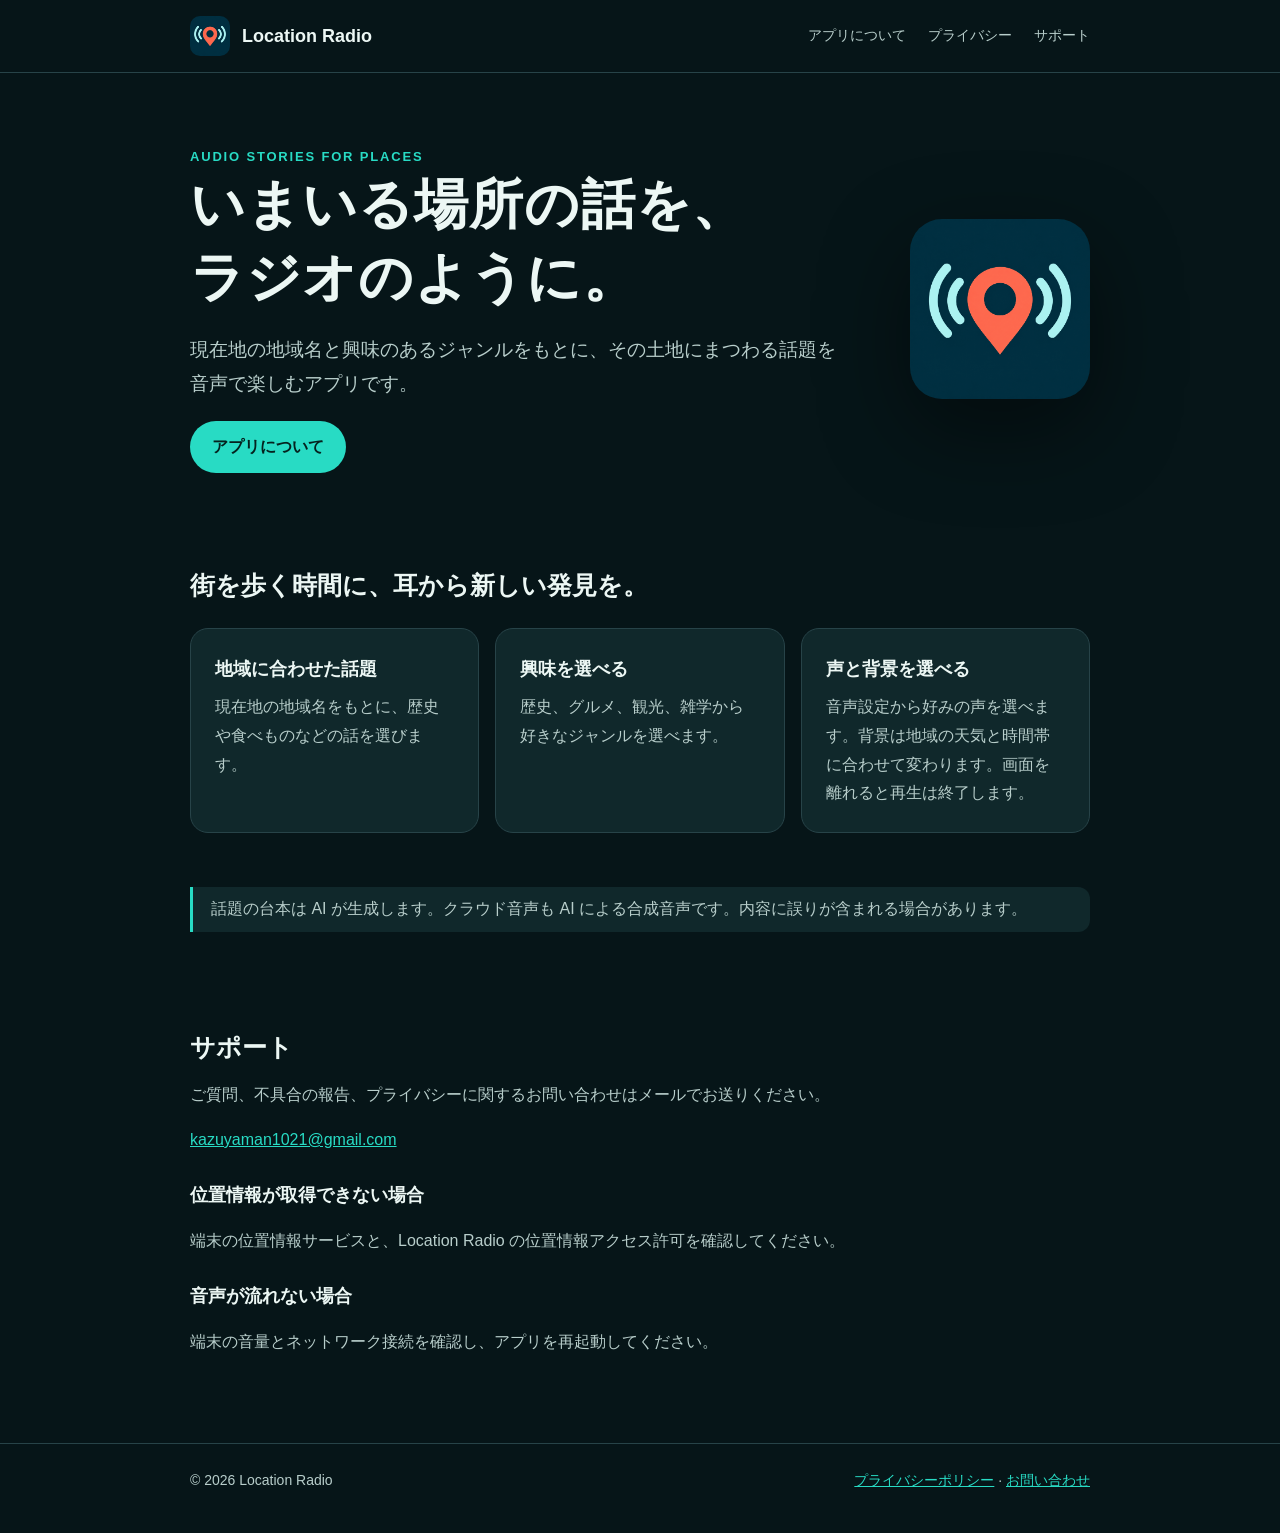
<file: index.html>
<!doctype html><html lang="ja"><head><meta charset="utf-8"><meta name="viewport" content="width=device-width,initial-scale=1"><meta name="theme-color" content="#061518"><meta name="description" content="Location Radio の公式案内。現在地にまつわる話題を、ラジオのように聴くアプリ。"><title>Location Radio — いまいる場所の話を、ラジオのように。</title><link rel="icon" href="./icon.png"><link rel="stylesheet" href="./style.css"></head><body>
<header><nav class="wrap"><a class="brand" href="./"><img src="./icon.png" alt="">Location Radio</a><div class="links"><a href="#about">アプリについて</a><a href="./privacy.html">プライバシー</a><a href="#support">サポート</a></div></nav></header>
<main class="wrap"><section class="hero"><div><div class="eyebrow">Audio stories for places</div><h1>いまいる場所の話を、<br>ラジオのように。</h1><p class="lead">現在地の地域名と興味のあるジャンルをもとに、その土地にまつわる話題を音声で楽しむアプリです。</p><a class="button" href="#about">アプリについて</a></div><img src="./icon.png" alt="Location Radio のアイコン"></section>
<section id="about"><h2>街を歩く時間に、耳から新しい発見を。</h2><div class="cards"><div class="card"><h3>地域に合わせた話題</h3><p>現在地の地域名をもとに、歴史や食べものなどの話を選びます。</p></div><div class="card"><h3>興味を選べる</h3><p>歴史、グルメ、観光、雑学から好きなジャンルを選べます。</p></div><div class="card"><h3>声と背景を選べる</h3><p>音声設定から好みの声を選べます。背景は地域の天気と時間帯に合わせて変わります。画面を離れると再生は終了します。</p></div></div><p class="notice">話題の台本は AI が生成します。クラウド音声も AI による合成音声です。内容に誤りが含まれる場合があります。</p></section>
<section id="support" class="content"><h2>サポート</h2><p>ご質問、不具合の報告、プライバシーに関するお問い合わせはメールでお送りください。</p><p><a href="mailto:kazuyaman1021@gmail.com">kazuyaman1021@gmail.com</a></p><h3>位置情報が取得できない場合</h3><p>端末の位置情報サービスと、Location Radio の位置情報アクセス許可を確認してください。</p><h3>音声が流れない場合</h3><p>端末の音量とネットワーク接続を確認し、アプリを再起動してください。</p></section></main>
<footer><div class="wrap"><span>© 2026 Location Radio</span><span><a href="./privacy.html">プライバシーポリシー</a> · <a href="mailto:kazuyaman1021@gmail.com">お問い合わせ</a></span></div></footer></body></html>
</file>
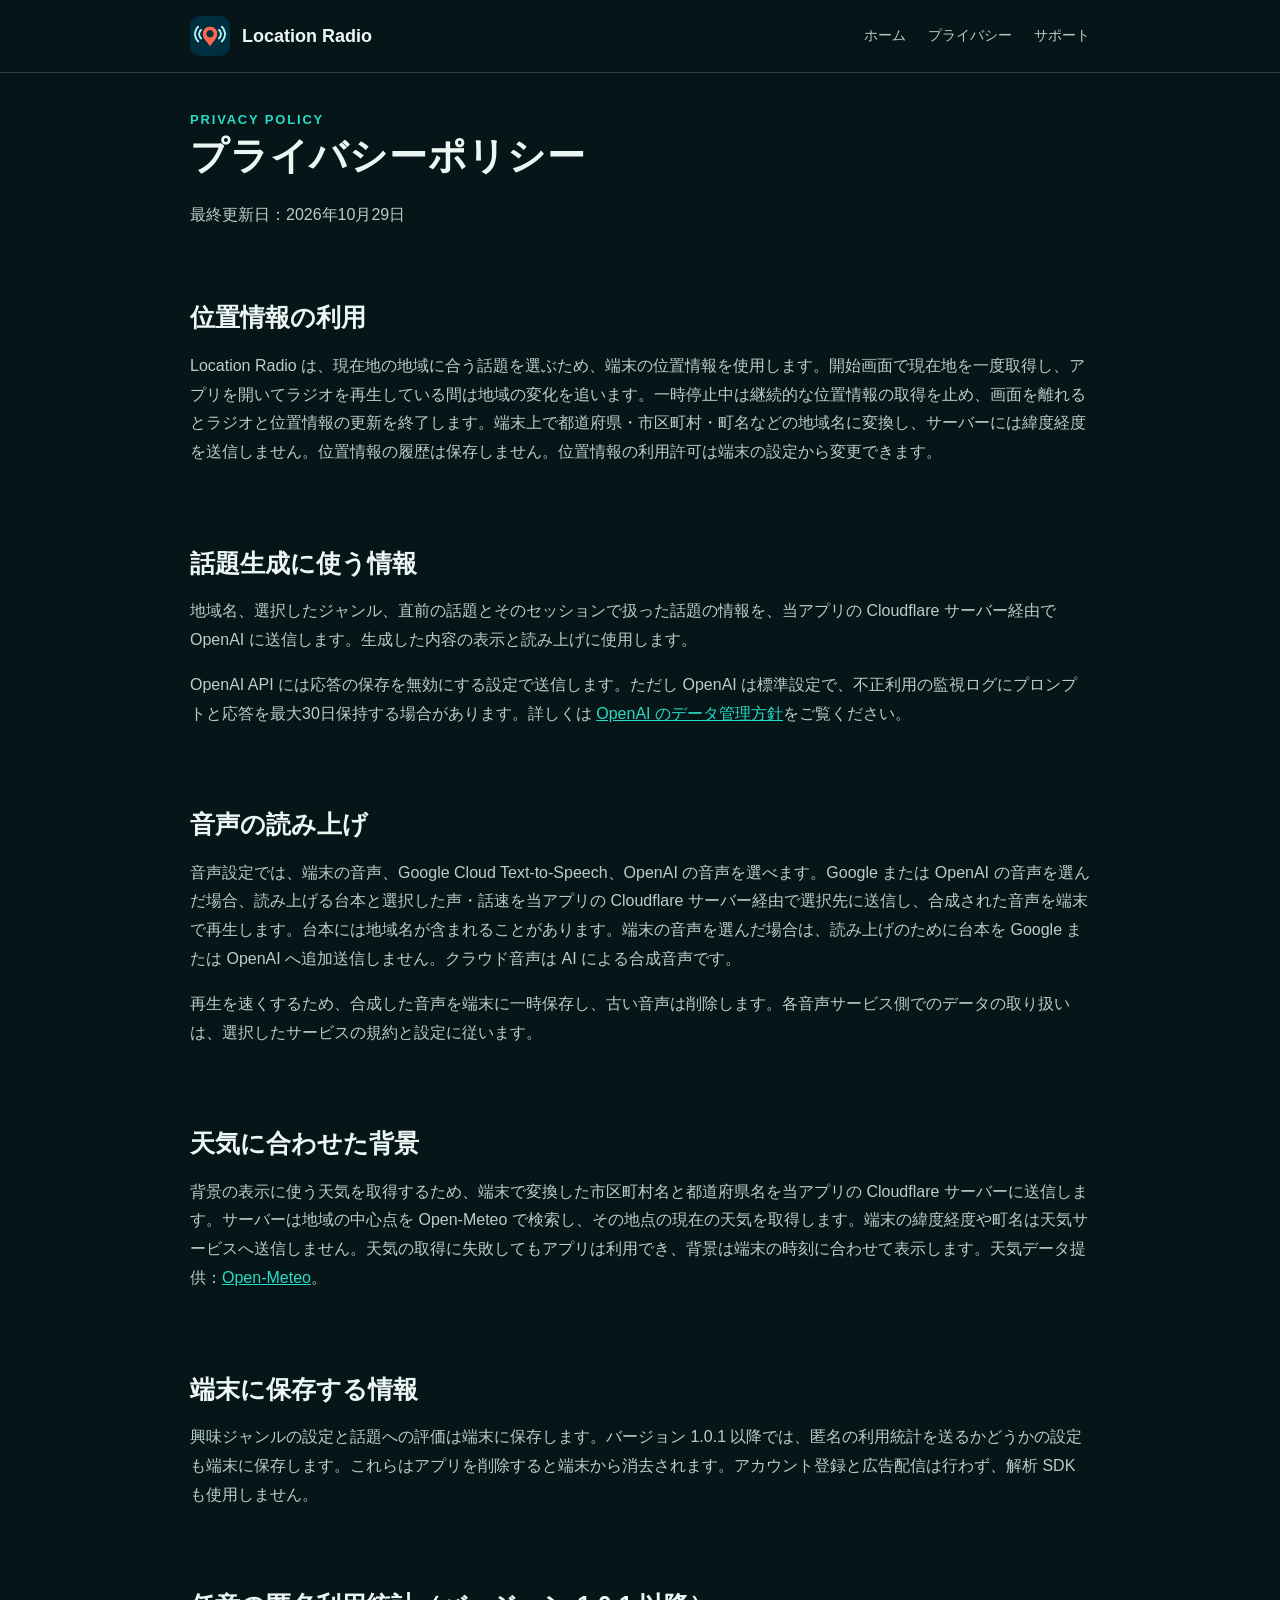
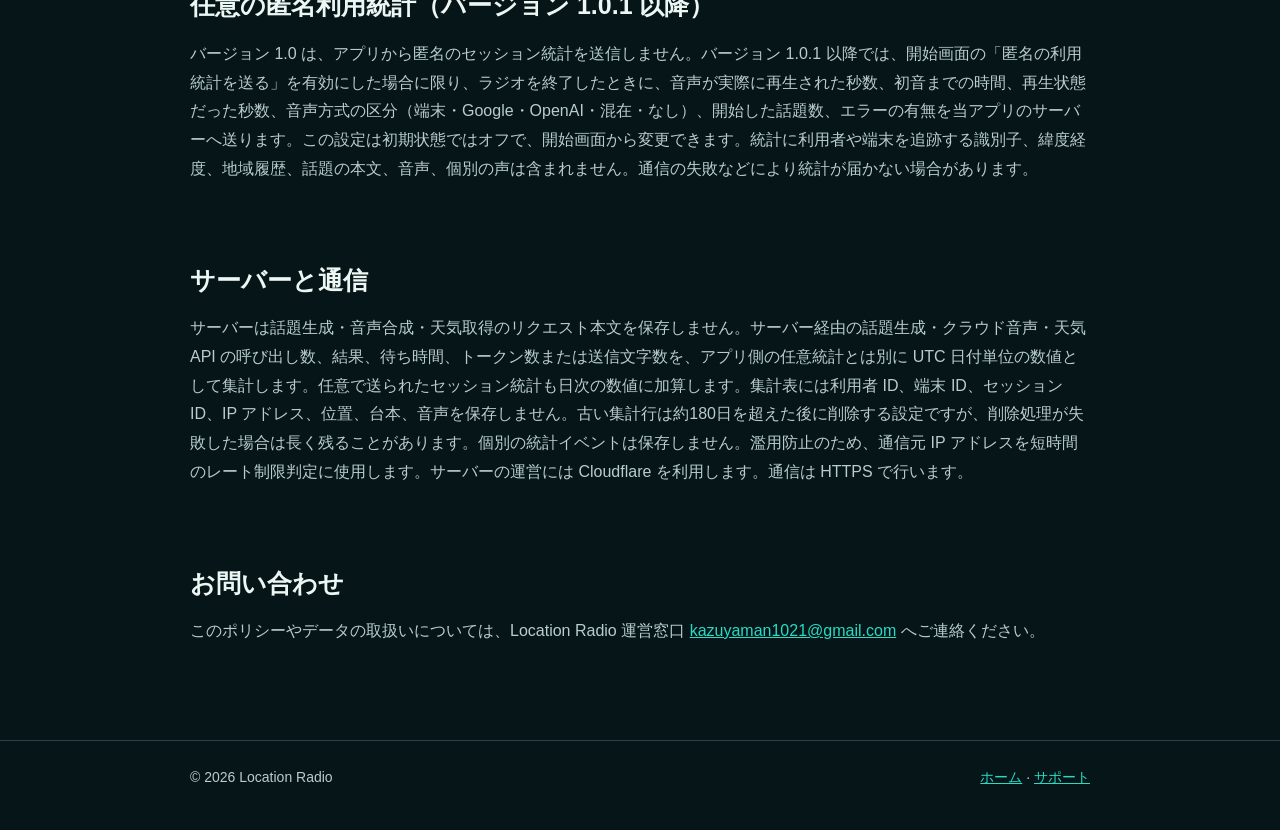
<file: privacy.html>
<!doctype html><html lang="ja"><head><meta charset="utf-8"><meta name="viewport" content="width=device-width,initial-scale=1"><meta name="theme-color" content="#061518"><meta name="description" content="Location Radio のプライバシーポリシー"><title>プライバシーポリシー — Location Radio</title><link rel="icon" href="./icon.png"><link rel="stylesheet" href="./style.css"></head><body>
<header><nav class="wrap"><a class="brand" href="./"><img src="./icon.png" alt="">Location Radio</a><div class="links"><a href="./">ホーム</a><a href="./privacy.html" aria-current="page">プライバシー</a><a href="./#support">サポート</a></div></nav></header>
<main class="wrap content"><div class="eyebrow">Privacy policy</div><h1>プライバシーポリシー</h1><p>最終更新日：2026年10月29日</p>
<section><h2>位置情報の利用</h2><p>Location Radio は、現在地の地域に合う話題を選ぶため、端末の位置情報を使用します。開始画面で現在地を一度取得し、アプリを開いてラジオを再生している間は地域の変化を追います。一時停止中は継続的な位置情報の取得を止め、画面を離れるとラジオと位置情報の更新を終了します。端末上で都道府県・市区町村・町名などの地域名に変換し、サーバーには緯度経度を送信しません。位置情報の履歴は保存しません。位置情報の利用許可は端末の設定から変更できます。</p></section>
<section><h2>話題生成に使う情報</h2><p>地域名、選択したジャンル、直前の話題とそのセッションで扱った話題の情報を、当アプリの Cloudflare サーバー経由で OpenAI に送信します。生成した内容の表示と読み上げに使用します。</p><p>OpenAI API には応答の保存を無効にする設定で送信します。ただし OpenAI は標準設定で、不正利用の監視ログにプロンプトと応答を最大30日保持する場合があります。詳しくは <a href="https://developers.openai.com/api/docs/guides/your-data">OpenAI のデータ管理方針</a>をご覧ください。</p></section>
<section><h2>音声の読み上げ</h2><p>音声設定では、端末の音声、Google Cloud Text-to-Speech、OpenAI の音声を選べます。Google または OpenAI の音声を選んだ場合、読み上げる台本と選択した声・話速を当アプリの Cloudflare サーバー経由で選択先に送信し、合成された音声を端末で再生します。台本には地域名が含まれることがあります。端末の音声を選んだ場合は、読み上げのために台本を Google または OpenAI へ追加送信しません。クラウド音声は AI による合成音声です。</p><p>再生を速くするため、合成した音声を端末に一時保存し、古い音声は削除します。各音声サービス側でのデータの取り扱いは、選択したサービスの規約と設定に従います。</p></section>
<section><h2>天気に合わせた背景</h2><p>背景の表示に使う天気を取得するため、端末で変換した市区町村名と都道府県名を当アプリの Cloudflare サーバーに送信します。サーバーは地域の中心点を Open-Meteo で検索し、その地点の現在の天気を取得します。端末の緯度経度や町名は天気サービスへ送信しません。天気の取得に失敗してもアプリは利用でき、背景は端末の時刻に合わせて表示します。天気データ提供：<a href="https://open-meteo.com/">Open-Meteo</a>。</p></section>
<section><h2>端末に保存する情報</h2><p>興味ジャンルの設定と話題への評価は端末に保存します。バージョン 1.0.1 以降では、匿名の利用統計を送るかどうかの設定も端末に保存します。これらはアプリを削除すると端末から消去されます。アカウント登録と広告配信は行わず、解析 SDK も使用しません。</p></section>
<section><h2>任意の匿名利用統計（バージョン 1.0.1 以降）</h2><p>バージョン 1.0 は、アプリから匿名のセッション統計を送信しません。バージョン 1.0.1 以降では、開始画面の「匿名の利用統計を送る」を有効にした場合に限り、ラジオを終了したときに、音声が実際に再生された秒数、初音までの時間、再生状態だった秒数、音声方式の区分（端末・Google・OpenAI・混在・なし）、開始した話題数、エラーの有無を当アプリのサーバーへ送ります。この設定は初期状態ではオフで、開始画面から変更できます。統計に利用者や端末を追跡する識別子、緯度経度、地域履歴、話題の本文、音声、個別の声は含まれません。通信の失敗などにより統計が届かない場合があります。</p></section>
<section><h2>サーバーと通信</h2><p>サーバーは話題生成・音声合成・天気取得のリクエスト本文を保存しません。サーバー経由の話題生成・クラウド音声・天気 API の呼び出し数、結果、待ち時間、トークン数または送信文字数を、アプリ側の任意統計とは別に UTC 日付単位の数値として集計します。任意で送られたセッション統計も日次の数値に加算します。集計表には利用者 ID、端末 ID、セッション ID、IP アドレス、位置、台本、音声を保存しません。古い集計行は約180日を超えた後に削除する設定ですが、削除処理が失敗した場合は長く残ることがあります。個別の統計イベントは保存しません。濫用防止のため、通信元 IP アドレスを短時間のレート制限判定に使用します。サーバーの運営には Cloudflare を利用します。通信は HTTPS で行います。</p></section>
<section><h2>お問い合わせ</h2><p>このポリシーやデータの取扱いについては、Location Radio 運営窓口 <a href="mailto:kazuyaman1021@gmail.com">kazuyaman1021@gmail.com</a> へご連絡ください。</p></section>
</main><footer><div class="wrap"><span>© 2026 Location Radio</span><span><a href="./">ホーム</a> · <a href="./#support">サポート</a></span></div></footer></body></html>
</file>
<file: style.css>
:root{color-scheme:dark;--bg:#061518;--panel:#10282b;--ink:#ecf7f4;--muted:#b8cecb;--accent:#28dbc4;--line:#274348}*{box-sizing:border-box}html{scroll-behavior:smooth}body{margin:0;background:var(--bg);color:var(--ink);font:16px/1.8 -apple-system,BlinkMacSystemFont,"Hiragino Sans","Noto Sans JP",sans-serif}a{color:var(--accent)}a:hover{text-decoration-thickness:2px}.wrap{width:min(100% - 40px,900px);margin:auto}header{border-bottom:1px solid var(--line)}nav{display:flex;align-items:center;justify-content:space-between;gap:20px;padding:16px 0}.brand{display:flex;align-items:center;gap:12px;color:var(--ink);text-decoration:none;font-weight:700;font-size:18px}.brand img{width:40px;height:40px;border-radius:10px}nav .links{display:flex;gap:22px;flex-wrap:wrap}nav .links a{color:var(--muted);text-decoration:none;font-size:14px}.hero{padding:72px 0 48px;display:grid;grid-template-columns:1fr 180px;align-items:center;gap:50px}.hero img{width:100%;border-radius:32px;box-shadow:0 30px 90px #0007}h1{font-size:clamp(34px,5vw,54px);line-height:1.35;letter-spacing:.02em;margin:0 0 18px}h2{font-size:25px;line-height:1.45;margin:46px 0 12px}h3{font-size:18px;margin:24px 0 6px}p,li{color:var(--muted)}.lead{font-size:19px;max-width:34em}.eyebrow{font-size:13px;font-weight:700;letter-spacing:.14em;color:var(--accent);text-transform:uppercase}.cards{display:grid;grid-template-columns:repeat(3,1fr);gap:16px;margin:24px 0 54px}.card{padding:24px;border:1px solid var(--line);background:var(--panel);border-radius:18px}.card h3{margin:0 0 8px}.card p{margin:0}.content{padding:35px 0 70px}.content h1{font-size:38px}.content section{padding:8px 0}.notice{border-left:3px solid var(--accent);padding:8px 18px;background:var(--panel);border-radius:0 12px 12px 0}.button{display:inline-block;background:var(--accent);color:#05221e;text-decoration:none;font-weight:700;padding:12px 22px;border-radius:999px}.muted{color:var(--muted)}footer{border-top:1px solid var(--line);padding:24px 0 40px;font-size:14px;color:var(--muted)}footer .wrap{display:flex;justify-content:space-between;gap:15px;flex-wrap:wrap}@media(max-width:650px){.hero{grid-template-columns:1fr;gap:24px;padding:52px 0 20px}.hero img{width:140px;grid-row:1}.cards{grid-template-columns:1fr}.content h1{font-size:32px}nav{align-items:flex-start;flex-direction:column}}
</file>
